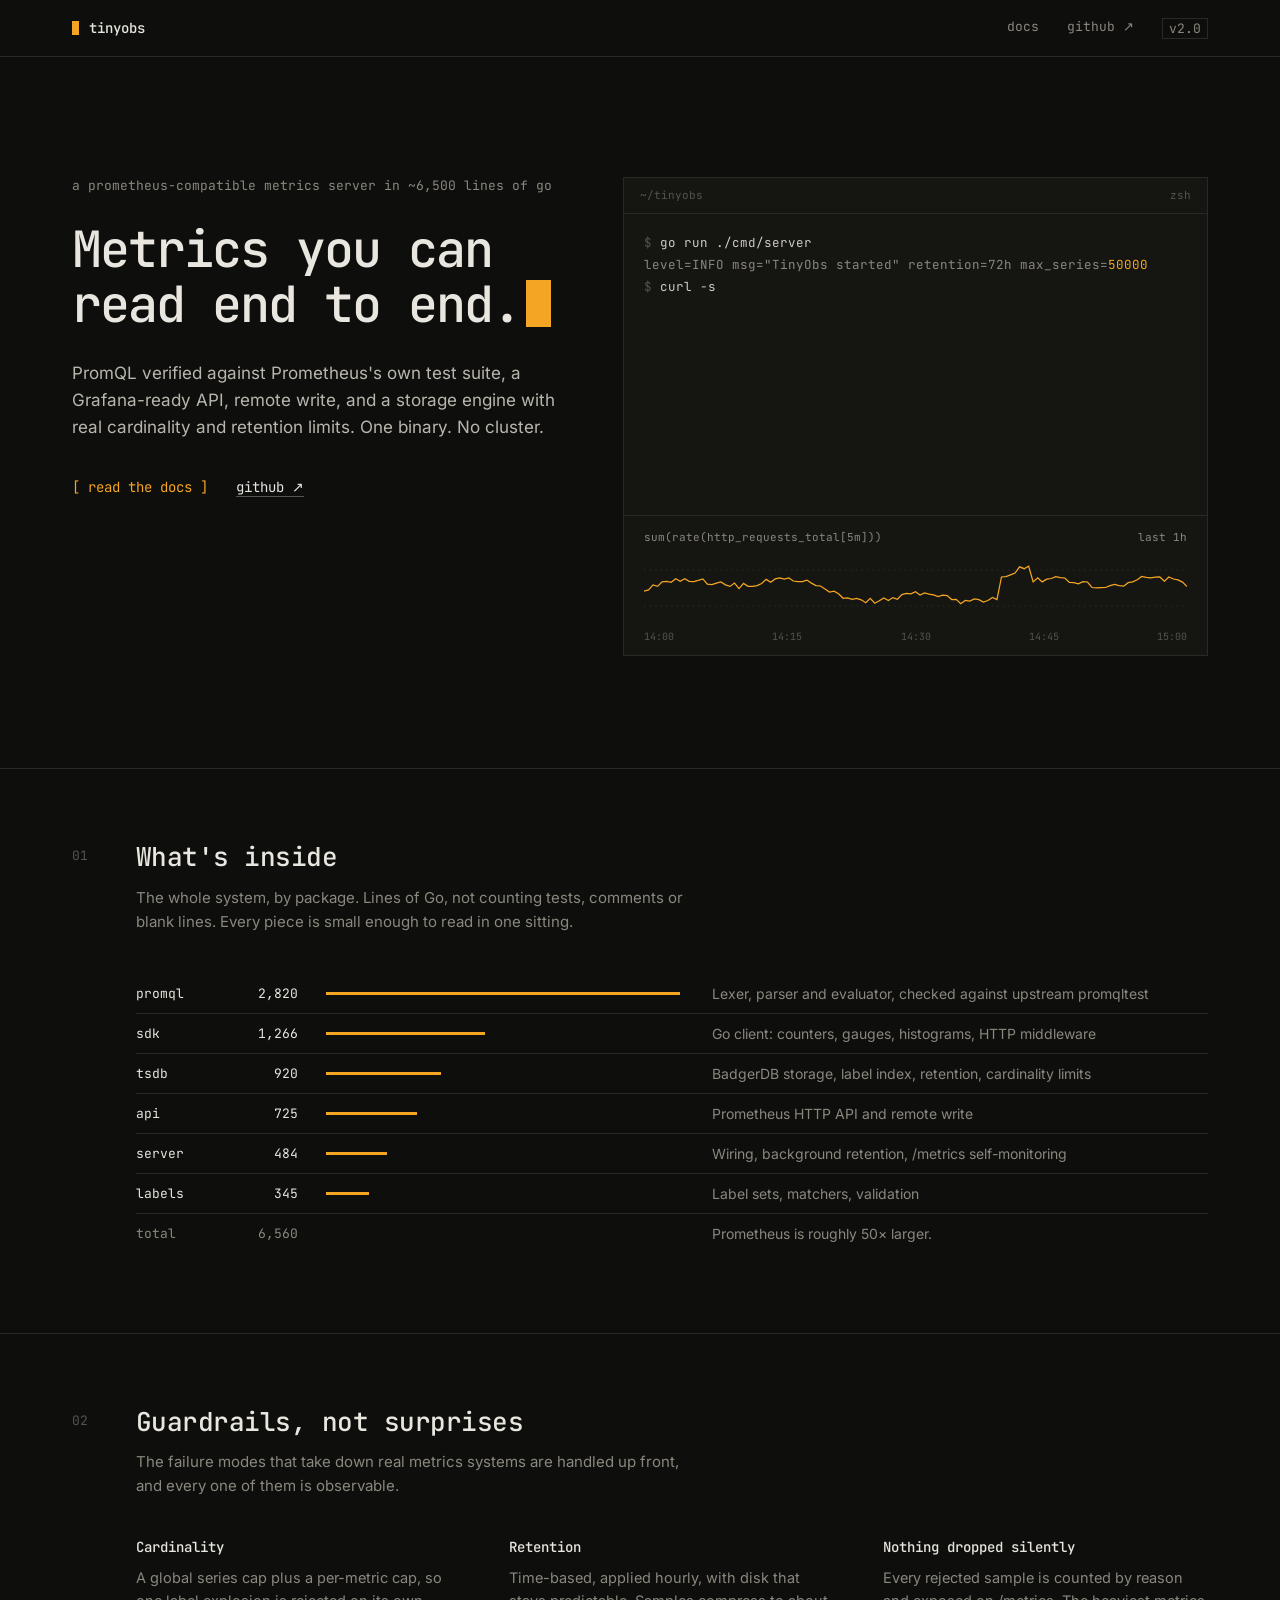
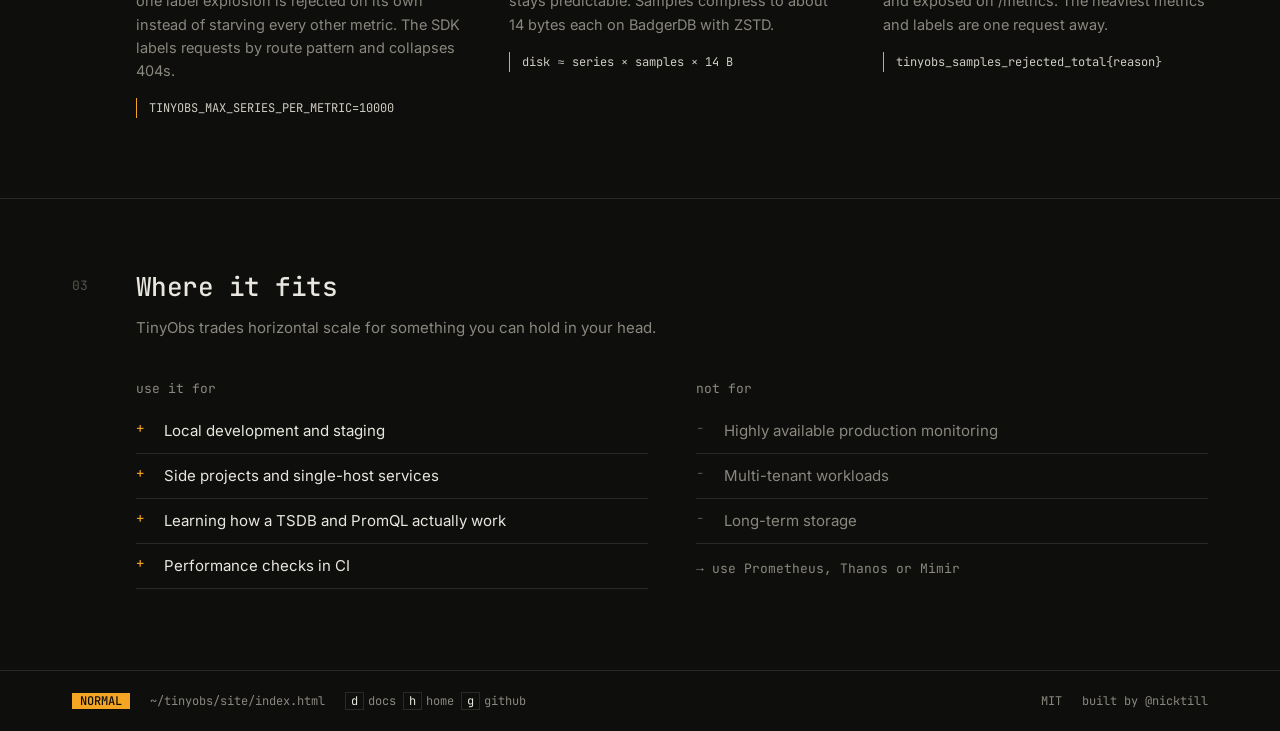
<file: site/index.html>
<!doctype html>
<html lang="en">
<head>
<meta charset="utf-8">
<meta name="viewport" content="width=device-width, initial-scale=1">
<title>TinyObs · metrics you can read end to end</title>
<meta name="description" content="A Prometheus-compatible metrics server in about 6,500 lines of Go: PromQL verified against Prometheus's test suite, a Grafana-ready API, remote write, and storage with real cardinality and retention limits.">
<link rel="icon" href="data:image/svg+xml,%3Csvg xmlns='http://www.w3.org/2000/svg' viewBox='0 0 16 16'%3E%3Crect x='5' y='2' width='6' height='12' fill='%23f5a524'/%3E%3C/svg%3E">
<link rel="preload" href="fonts/jetbrains-mono-latin-500-normal.woff2" as="font" type="font/woff2" crossorigin>
<link rel="stylesheet" href="style.css">
</head>
<body data-root="./">
<header class="nav"><div class="wrap">
  <a class="brand" href="./"><i></i>tinyobs</a>
  <ul>
    <li><a href="docs/">docs</a></li>
    <li><a href="https://github.com/nicktill/tinyobs">github ↗</a></li>
    <li class="tag">v2.0</li>
  </ul>
</div></header>

<main>
<section class="hero"><div class="wrap">
  <div>
    <p class="kicker">a prometheus-compatible metrics server in ~6,500 lines of go</p>
    <h1>Metrics you can read end to end.<span class="cursor" aria-hidden="true"></span></h1>
    <p class="lede">PromQL verified against Prometheus's own test suite, a Grafana-ready API, remote write, and a storage engine with real cardinality and retention limits. One binary. No cluster.</p>
    <div class="actions">
      <a class="primary" href="docs/">[ read the docs ]</a>
      <a class="secondary" href="https://github.com/nicktill/tinyobs">github ↗</a>
    </div>
  </div>

  <div class="term" aria-label="Example terminal session">
    <div class="term-head"><span>~/tinyobs</span><span>zsh</span></div>
<pre><span class="p">$ </span>go run ./cmd/server
<span class="o">level=INFO msg="TinyObs started" retention=72h max_series=<span class="n">50000</span></span>
<span class="p">$ </span>curl -s localhost:8080/api/v1/query \
    --data-urlencode 'query=topk(3, sum by (path) (
        rate(http_requests_total[5m])))' \
    | jq -r '.data.result[] | "\(.metric.path)\t\(.value[1])"'
<span class="o">/api/users/{id}    <span class="n">41.2</span>
/api/orders        <span class="n">17.9</span>
/healthz            <span class="n">4.0</span></span>
<span class="p">$ </span>curl -s localhost:8080/metrics | grep rejected
<span class="o">tinyobs_samples_rejected_total{reason="metric_series_limit"} <span class="n">1204</span></span>
<span class="p">$ </span><span class="cursor" aria-hidden="true"></span></pre>
    <div class="chart">
      <div class="chart-label"><span>sum(rate(http_requests_total[5m]))</span><span>last 1h</span></div>
      <svg viewBox="0 0 600 72" preserveAspectRatio="none" aria-hidden="true">
        <line x1="0" x2="600" y1="18" y2="18" stroke="#2a2925" stroke-dasharray="2 4"/>
        <line x1="0" x2="600" y1="54" y2="54" stroke="#2a2925" stroke-dasharray="2 4"/>
        <polyline fill="none" stroke="#f5a524" stroke-width="1.25" vector-effect="non-scaling-stroke" points="0,39.1 5,37.9 10,32.9 15,34.4 20,29.9 25,29.5 30,30.3 35,26.8 40,29.3 45,26.8 50,29.3 55,29.7 60,28.4 65,26.9 70,32.1 75,32.6 80,31.1 85,30.0 90,32.9 95,34.4 100,31.1 105,36.6 110,31.4 115,34.3 120,34.4 125,33.6 130,31.5 135,27.4 140,30.2 145,26.9 150,25.9 155,27.1 160,25.9 165,29.0 170,29.6 175,29.7 180,28.1 185,31.1 190,33.6 195,34.0 200,36.9 205,40.0 210,39.1 215,41.7 220,46.3 225,45.9 230,47.4 235,46.3 240,47.8 245,50.7 250,46.4 255,51.2 260,48.8 265,45.9 270,48.6 275,45.6 280,47.3 285,42.6 290,41.3 295,41.9 300,39.8 305,43.1 310,41.0 315,42.1 320,42.9 325,44.5 330,43.2 335,43.6 340,47.5 345,47.3 350,51.7 355,48.4 360,49.1 365,47.0 370,47.6 375,50.1 380,48.5 385,45.4 390,47.6 395,25.0 400,24.7 405,22.9 410,21.1 415,14.8 420,16.7 425,14.2 430,29.9 435,25.9 440,29.9 445,27.2 450,26.5 455,24.7 460,25.6 465,26.0 470,30.4 475,30.6 480,31.9 485,29.7 490,30.0 495,35.5 500,35.8 505,35.6 510,35.5 515,33.7 520,32.4 525,33.6 530,34.2 535,30.7 540,29.9 545,27.7 550,24.5 555,25.3 560,25.9 565,25.1 570,25.0 575,29.2 580,25.0 585,27.0 590,27.9 595,30.1 600,34.6"/>
      </svg>
      <div class="ticks"><span>14:00</span><span>14:15</span><span>14:30</span><span>14:45</span><span>15:00</span></div>
    </div>
  </div>
</div></section>

<section class="block"><div class="wrap">
  <div class="num">01</div>
  <div>
    <h2>What's inside</h2>
    <p class="intro">The whole system, by package. Lines of Go, not counting tests, comments or blank lines. Every piece is small enough to read in one sitting.</p>
    <table class="sizes">
      <tr><td>promql</td><td class="loc">2,820</td><td class="bar"><span style="width:100%"></span></td><td class="what">Lexer, parser and evaluator, checked against upstream promqltest</td></tr>
      <tr><td>sdk</td><td class="loc">1,266</td><td class="bar"><span style="width:44.9%"></span></td><td class="what">Go client: counters, gauges, histograms, HTTP middleware</td></tr>
      <tr><td>tsdb</td><td class="loc">920</td><td class="bar"><span style="width:32.6%"></span></td><td class="what">BadgerDB storage, label index, retention, cardinality limits</td></tr>
      <tr><td>api</td><td class="loc">725</td><td class="bar"><span style="width:25.7%"></span></td><td class="what">Prometheus HTTP API and remote write</td></tr>
      <tr><td>server</td><td class="loc">484</td><td class="bar"><span style="width:17.2%"></span></td><td class="what">Wiring, background retention, /metrics self-monitoring</td></tr>
      <tr><td>labels</td><td class="loc">345</td><td class="bar"><span style="width:12.2%"></span></td><td class="what">Label sets, matchers, validation</td></tr>
      <tr class="total"><td>total</td><td class="loc">6,560</td><td class="bar"></td><td class="what">Prometheus is roughly 50× larger.</td></tr>
    </table>
  </div>
</div></section>

<section class="block"><div class="wrap">
  <div class="num">02</div>
  <div>
    <h2>Guardrails, not surprises</h2>
    <p class="intro">The failure modes that take down real metrics systems are handled up front, and every one of them is observable.</p>
    <div class="cols">
      <div>
        <h3>Cardinality</h3>
        <p>A global series cap plus a per-metric cap, so one label explosion is rejected on its own instead of starving every other metric. The SDK labels requests by route pattern and collapses 404s.</p>
        <code>TINYOBS_MAX_SERIES_PER_METRIC=10000</code>
      </div>
      <div>
        <h3>Retention</h3>
        <p>Time-based, applied hourly, with disk that stays predictable. Samples compress to about 14 bytes each on BadgerDB with ZSTD.</p>
        <code>disk ≈ series × samples × 14 B</code>
      </div>
      <div>
        <h3>Nothing dropped silently</h3>
        <p>Every rejected sample is counted by reason and exposed on /metrics. The heaviest metrics and labels are one request away.</p>
        <code>tinyobs_samples_rejected_total{reason}</code>
      </div>
    </div>
  </div>
</div></section>

<section class="block"><div class="wrap">
  <div class="num">03</div>
  <div>
    <h2>Where it fits</h2>
    <p class="intro">TinyObs trades horizontal scale for something you can hold in your head.</p>
    <div class="fit">
      <div class="yes"><h3>use it for</h3><ul>
        <li><b>+</b>Local development and staging</li>
        <li><b>+</b>Side projects and single-host services</li>
        <li><b>+</b>Learning how a TSDB and PromQL actually work</li>
        <li><b>+</b>Performance checks in CI</li>
      </ul></div>
      <div class="no"><h3>not for</h3><ul>
        <li><b>−</b>Highly available production monitoring</li>
        <li><b>−</b>Multi-tenant workloads</li>
        <li><b>−</b>Long-term storage</li>
      </ul><p class="note">→ use Prometheus, Thanos or Mimir</p></div>
    </div>
  </div>
</div></section>
</main>

<footer class="status"><div class="wrap">
  <div class="left"><span class="mode">NORMAL</span><span>~/tinyobs/site/index.html</span><span class="keys"><kbd>d</kbd>docs <kbd>h</kbd>home <kbd>g</kbd>github</span></div>
  <div class="right"><span>MIT</span><span>built by <a href="https://github.com/nicktill">@nicktill</a></span></div>
</div></footer>
<script src="./site.js"></script>
</body>
</html>
</file>
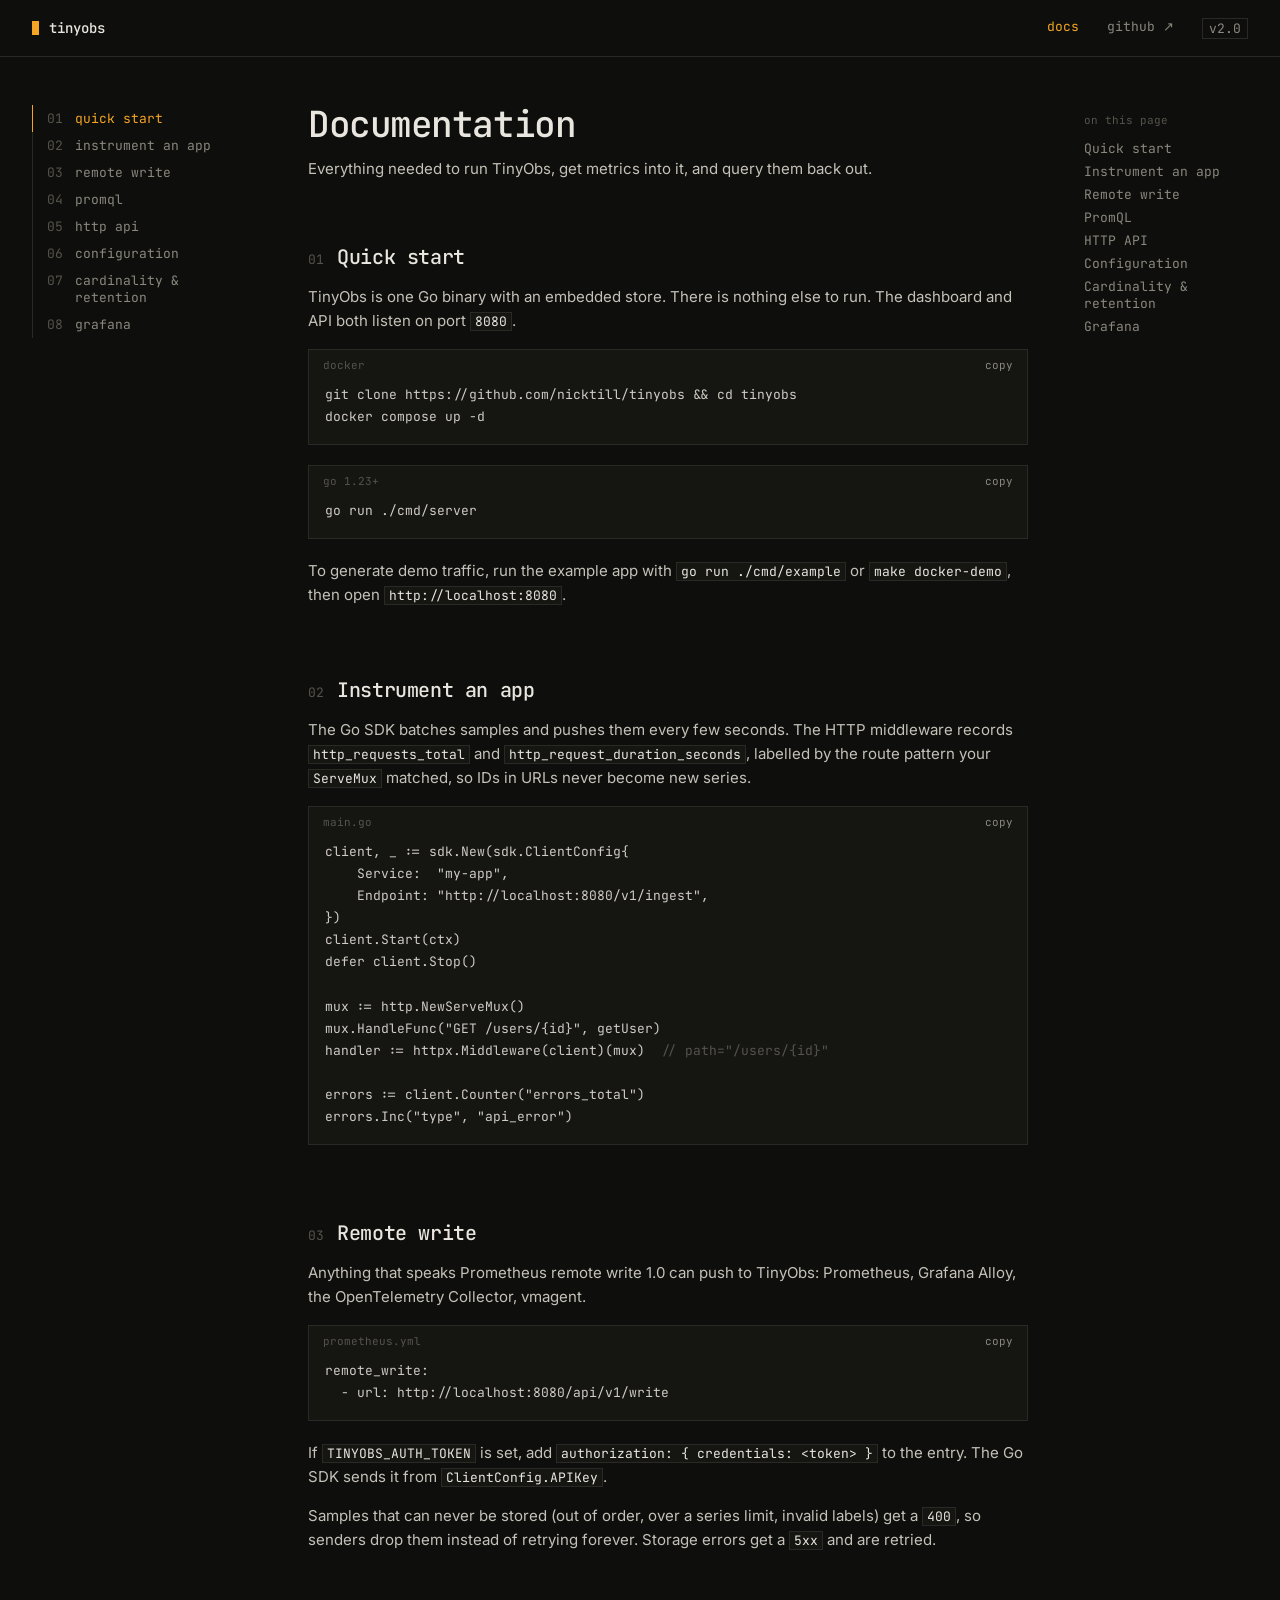
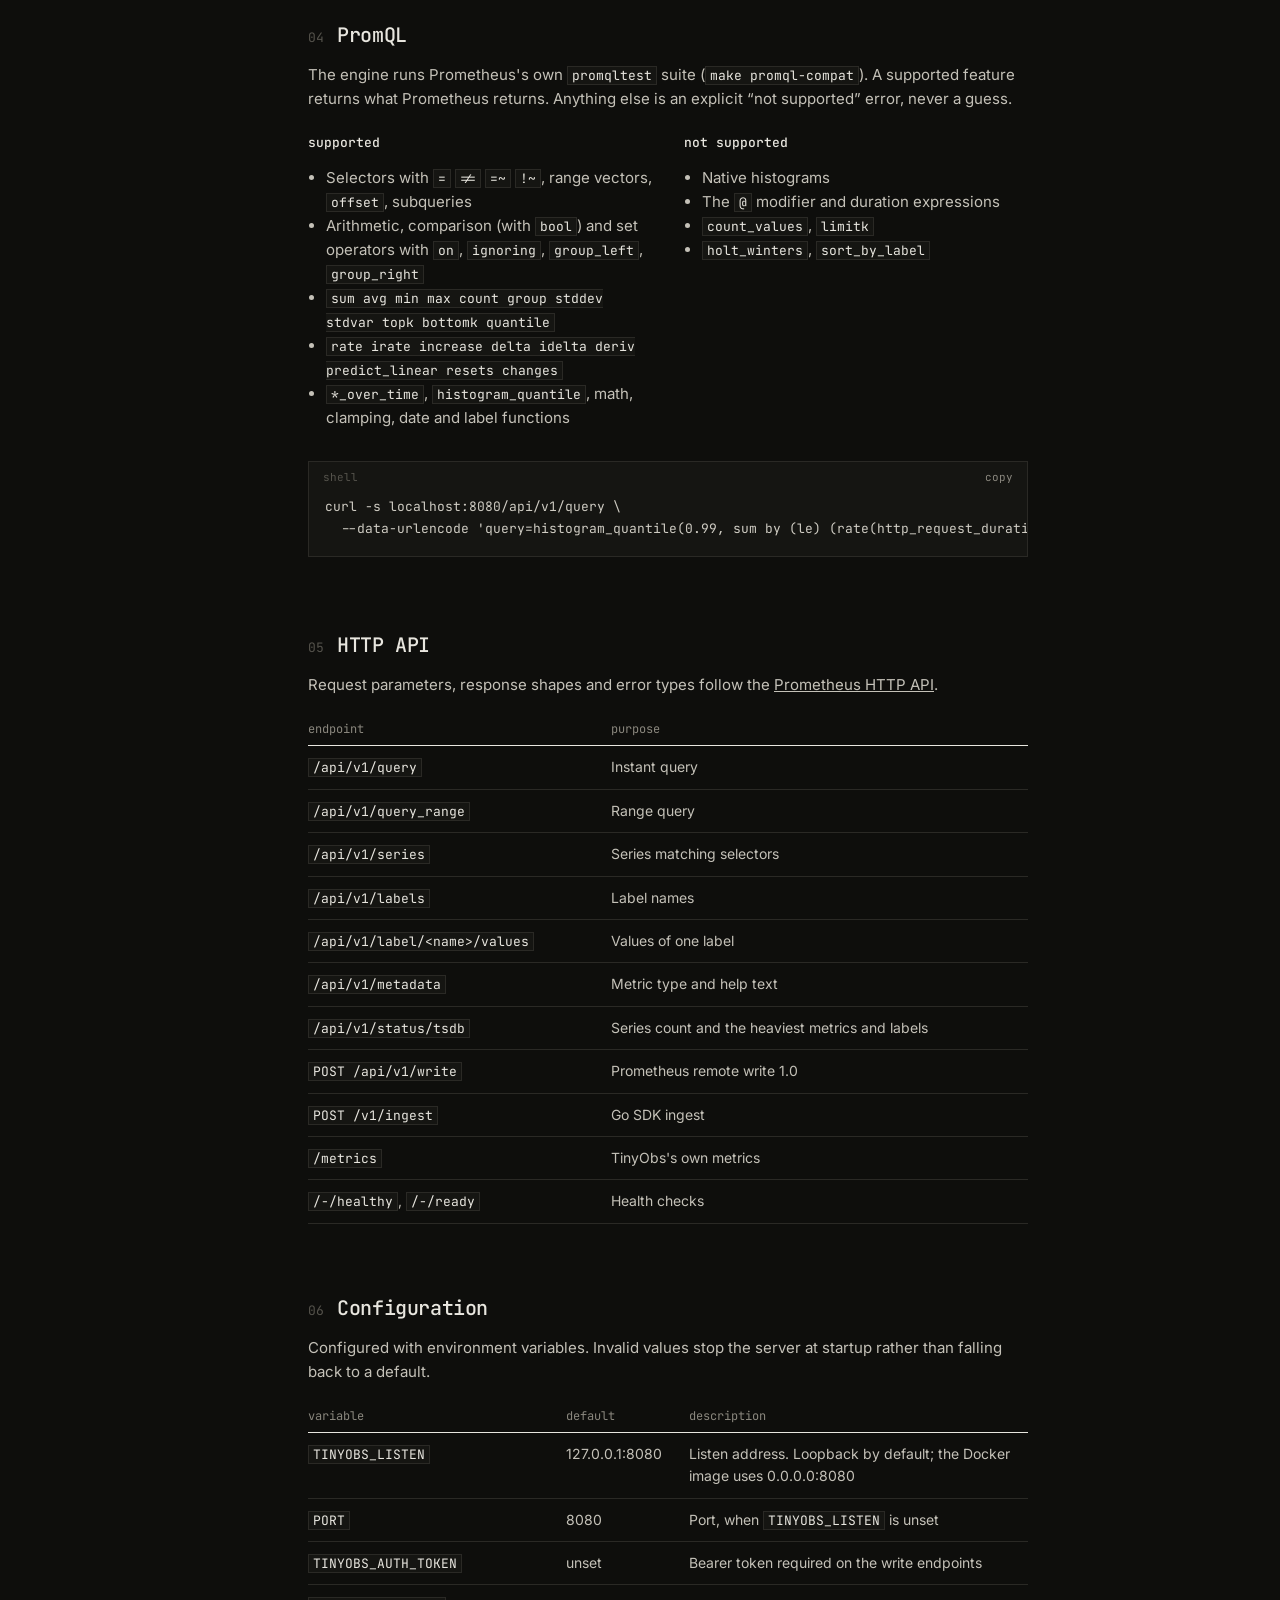
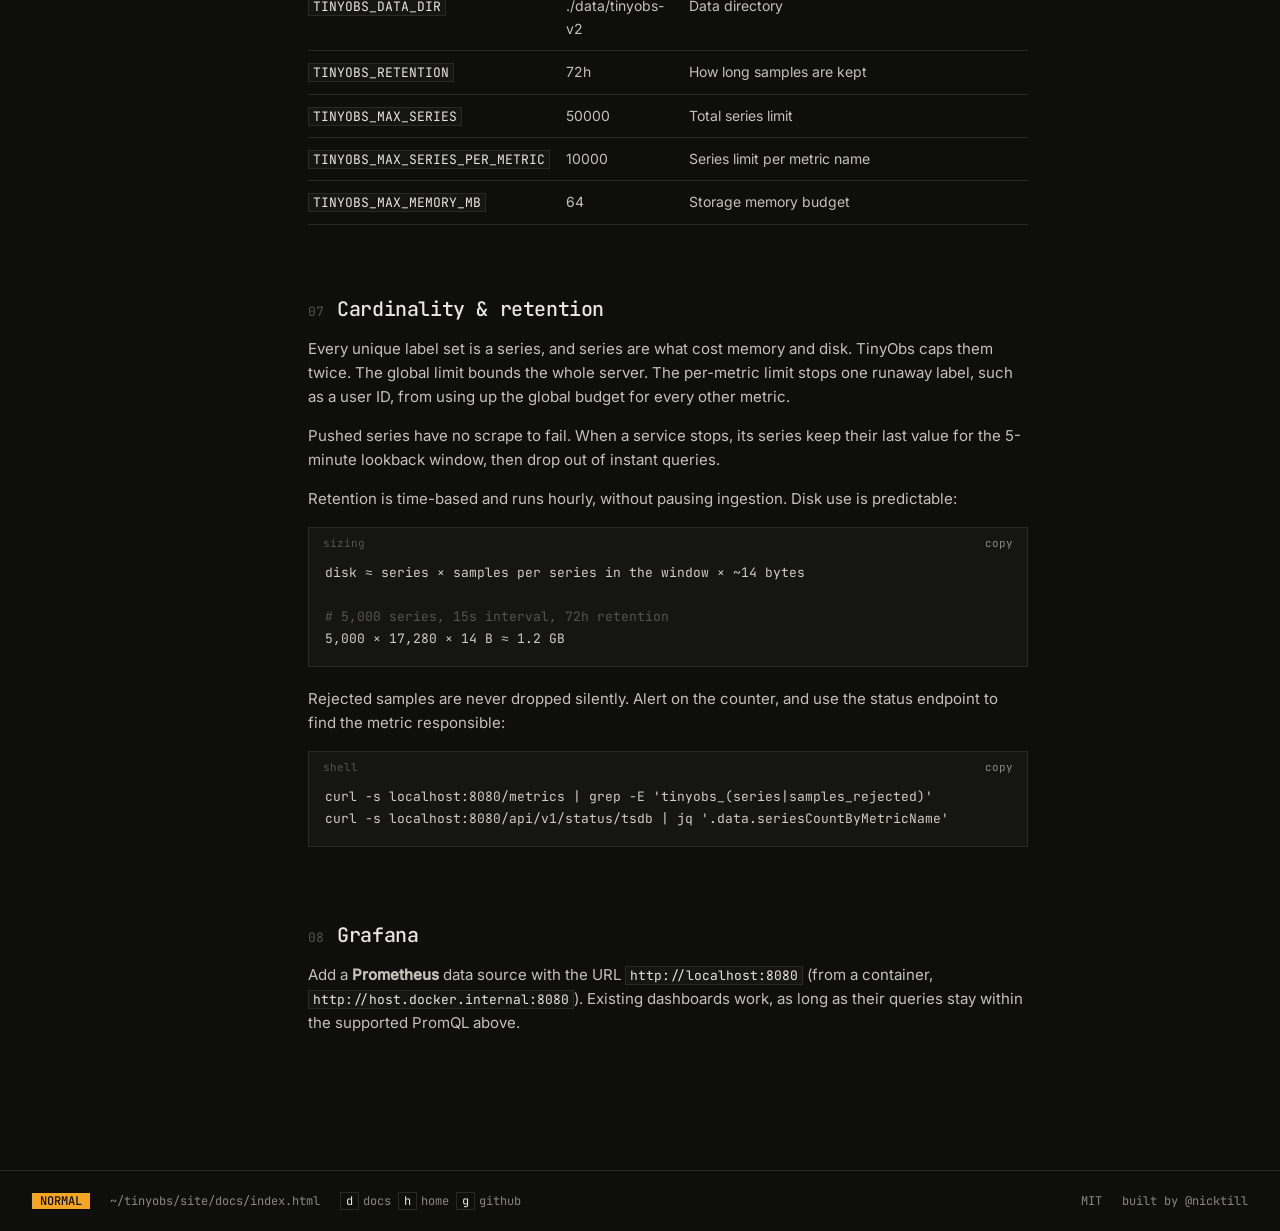
<file: site/docs/index.html>
<!doctype html>
<html lang="en">
<head>
<meta charset="utf-8">
<meta name="viewport" content="width=device-width, initial-scale=1">
<title>Docs · TinyObs</title>
<meta name="description" content="Run TinyObs, instrument an app, push with remote write, query with PromQL, and size cardinality and retention.">
<link rel="icon" href="data:image/svg+xml,%3Csvg xmlns='http://www.w3.org/2000/svg' viewBox='0 0 16 16'%3E%3Crect x='5' y='2' width='6' height='12' fill='%23f5a524'/%3E%3C/svg%3E">
<link rel="stylesheet" href="../style.css">
</head>
<body data-root="../">
<header class="nav"><div class="wrap" style="max-width:1360px">
  <a class="brand" href="../"><i></i>tinyobs</a>
  <ul>
    <li><a href="./" aria-current="page">docs</a></li>
    <li><a href="https://github.com/nicktill/tinyobs">github ↗</a></li>
    <li class="tag">v2.0</li>
  </ul>
</div></header>

<div class="docs">
<nav class="side" aria-label="Sections"><ol>
  <li><a href="#quick-start"><span>01</span>quick start</a></li>
  <li><a href="#instrument"><span>02</span>instrument an app</a></li>
  <li><a href="#remote-write"><span>03</span>remote write</a></li>
  <li><a href="#promql"><span>04</span>promql</a></li>
  <li><a href="#api"><span>05</span>http api</a></li>
  <li><a href="#config"><span>06</span>configuration</a></li>
  <li><a href="#limits"><span>07</span>cardinality &amp; retention</a></li>
  <li><a href="#grafana"><span>08</span>grafana</a></li>
</ol></nav>

<main class="content">
<h1>Documentation</h1>
<p class="muted">Everything needed to run TinyObs, get metrics into it, and query them back out.</p>

<section id="quick-start">
<h2><span class="n">01</span>Quick start</h2>
<p>TinyObs is one Go binary with an embedded store. There is nothing else to run. The dashboard and API both listen on port <code>8080</code>.</p>
<div class="code"><span class="lang">docker</span><pre>git clone https://github.com/nicktill/tinyobs && cd tinyobs
docker compose up -d</pre></div>
<div class="code"><span class="lang">go 1.23+</span><pre>go run ./cmd/server</pre></div>
<p>To generate demo traffic, run the example app with <code>go run ./cmd/example</code> or <code>make docker-demo</code>, then open <code>http://localhost:8080</code>.</p>
</section>

<section id="instrument">
<h2><span class="n">02</span>Instrument an app</h2>
<p>The Go SDK batches samples and pushes them every few seconds. The HTTP middleware records <code>http_requests_total</code> and <code>http_request_duration_seconds</code>, labelled by the route pattern your <code>ServeMux</code> matched, so IDs in URLs never become new series.</p>
<div class="code"><span class="lang">main.go</span><pre>client, _ := sdk.New(sdk.ClientConfig{
    Service:  "my-app",
    Endpoint: "http://localhost:8080/v1/ingest",
})
client.Start(ctx)
defer client.Stop()

mux := http.NewServeMux()
mux.HandleFunc("GET /users/{id}", getUser)
handler := httpx.Middleware(client)(mux)  <span class="c">// path="/users/{id}"</span>

errors := client.Counter("errors_total")
errors.Inc("type", "api_error")</pre></div>
</section>

<section id="remote-write">
<h2><span class="n">03</span>Remote write</h2>
<p>Anything that speaks Prometheus remote write 1.0 can push to TinyObs: Prometheus, Grafana Alloy, the OpenTelemetry Collector, vmagent.</p>
<div class="code"><span class="lang">prometheus.yml</span><pre>remote_write:
  - url: http://localhost:8080/api/v1/write</pre></div>
<p>If <code>TINYOBS_AUTH_TOKEN</code> is set, add <code>authorization: { credentials: &lt;token&gt; }</code> to the entry. The Go SDK sends it from <code>ClientConfig.APIKey</code>.</p>
<p>Samples that can never be stored (out of order, over a series limit, invalid labels) get a <code>400</code>, so senders drop them instead of retrying forever. Storage errors get a <code>5xx</code> and are retried.</p>
</section>

<section id="promql">
<h2><span class="n">04</span>PromQL</h2>
<p>The engine runs Prometheus's own <code>promqltest</code> suite (<code>make promql-compat</code>). A supported feature returns what Prometheus returns. Anything else is an explicit “not supported” error, never a guess.</p>
<div class="two">
<div><h3>supported</h3><ul>
  <li>Selectors with <code>=</code> <code>!=</code> <code>=~</code> <code>!~</code>, range vectors, <code>offset</code>, subqueries</li>
  <li>Arithmetic, comparison (with <code>bool</code>) and set operators with <code>on</code>, <code>ignoring</code>, <code>group_left</code>, <code>group_right</code></li>
  <li><code>sum avg min max count group stddev stdvar topk bottomk quantile</code></li>
  <li><code>rate irate increase delta idelta deriv predict_linear resets changes</code></li>
  <li><code>*_over_time</code>, <code>histogram_quantile</code>, math, clamping, date and label functions</li>
</ul></div>
<div><h3>not supported</h3><ul>
  <li>Native histograms</li>
  <li>The <code>@</code> modifier and duration expressions</li>
  <li><code>count_values</code>, <code>limitk</code></li>
  <li><code>holt_winters</code>, <code>sort_by_label</code></li>
</ul></div>
</div>
<div class="code"><span class="lang">shell</span><pre>curl -s localhost:8080/api/v1/query \
  --data-urlencode 'query=histogram_quantile(0.99, sum by (le) (rate(http_request_duration_seconds_bucket[5m])))'</pre></div>
</section>

<section id="api">
<h2><span class="n">05</span>HTTP API</h2>
<p>Request parameters, response shapes and error types follow the <a href="https://prometheus.io/docs/prometheus/latest/querying/api/">Prometheus HTTP API</a>.</p>
<table>
<tr><th>endpoint</th><th>purpose</th></tr>
<tr><td><code>/api/v1/query</code></td><td>Instant query</td></tr>
<tr><td><code>/api/v1/query_range</code></td><td>Range query</td></tr>
<tr><td><code>/api/v1/series</code></td><td>Series matching selectors</td></tr>
<tr><td><code>/api/v1/labels</code></td><td>Label names</td></tr>
<tr><td><code>/api/v1/label/&lt;name&gt;/values</code></td><td>Values of one label</td></tr>
<tr><td><code>/api/v1/metadata</code></td><td>Metric type and help text</td></tr>
<tr><td><code>/api/v1/status/tsdb</code></td><td>Series count and the heaviest metrics and labels</td></tr>
<tr><td><code>POST /api/v1/write</code></td><td>Prometheus remote write 1.0</td></tr>
<tr><td><code>POST /v1/ingest</code></td><td>Go SDK ingest</td></tr>
<tr><td><code>/metrics</code></td><td>TinyObs's own metrics</td></tr>
<tr><td><code>/-/healthy</code>, <code>/-/ready</code></td><td>Health checks</td></tr>
</table>
</section>

<section id="config">
<h2><span class="n">06</span>Configuration</h2>
<p>Configured with environment variables. Invalid values stop the server at startup rather than falling back to a default.</p>
<table>
<tr><th>variable</th><th>default</th><th>description</th></tr>
<tr><td><code>TINYOBS_LISTEN</code></td><td>127.0.0.1:8080</td><td>Listen address. Loopback by default; the Docker image uses 0.0.0.0:8080</td></tr>
<tr><td><code>PORT</code></td><td>8080</td><td>Port, when <code>TINYOBS_LISTEN</code> is unset</td></tr>
<tr><td><code>TINYOBS_AUTH_TOKEN</code></td><td>unset</td><td>Bearer token required on the write endpoints</td></tr>
<tr><td><code>TINYOBS_DATA_DIR</code></td><td>./data/tinyobs-v2</td><td>Data directory</td></tr>
<tr><td><code>TINYOBS_RETENTION</code></td><td>72h</td><td>How long samples are kept</td></tr>
<tr><td><code>TINYOBS_MAX_SERIES</code></td><td>50000</td><td>Total series limit</td></tr>
<tr><td><code>TINYOBS_MAX_SERIES_PER_METRIC</code></td><td>10000</td><td>Series limit per metric name</td></tr>
<tr><td><code>TINYOBS_MAX_MEMORY_MB</code></td><td>64</td><td>Storage memory budget</td></tr>
</table>
</section>

<section id="limits">
<h2><span class="n">07</span>Cardinality &amp; retention</h2>
<p>Every unique label set is a series, and series are what cost memory and disk. TinyObs caps them twice. The global limit bounds the whole server. The per-metric limit stops one runaway label, such as a user ID, from using up the global budget for every other metric.</p>
<p>Pushed series have no scrape to fail. When a service stops, its series keep their last value for the 5-minute lookback window, then drop out of instant queries.</p>
<p>Retention is time-based and runs hourly, without pausing ingestion. Disk use is predictable:</p>
<div class="code"><span class="lang">sizing</span><pre>disk ≈ series × samples per series in the window × ~14 bytes

<span class="c"># 5,000 series, 15s interval, 72h retention</span>
5,000 × 17,280 × 14 B ≈ 1.2 GB</pre></div>
<p>Rejected samples are never dropped silently. Alert on the counter, and use the status endpoint to find the metric responsible:</p>
<div class="code"><span class="lang">shell</span><pre>curl -s localhost:8080/metrics | grep -E 'tinyobs_(series|samples_rejected)'
curl -s localhost:8080/api/v1/status/tsdb | jq '.data.seriesCountByMetricName'</pre></div>
</section>

<section id="grafana">
<h2><span class="n">08</span>Grafana</h2>
<p>Add a <strong>Prometheus</strong> data source with the URL <code>http://localhost:8080</code> (from a container, <code>http://host.docker.internal:8080</code>). Existing dashboards work, as long as their queries stay within the supported PromQL above.</p>
</section>
</main>

<aside class="toc"><p>on this page</p><ol>
  <li><a href="#quick-start">Quick start</a></li>
  <li><a href="#instrument">Instrument an app</a></li>
  <li><a href="#remote-write">Remote write</a></li>
  <li><a href="#promql">PromQL</a></li>
  <li><a href="#api">HTTP API</a></li>
  <li><a href="#config">Configuration</a></li>
  <li><a href="#limits">Cardinality &amp; retention</a></li>
  <li><a href="#grafana">Grafana</a></li>
</ol></aside>
</div>

<footer class="status"><div class="wrap" style="max-width:1360px">
  <div class="left"><span class="mode">NORMAL</span><span>~/tinyobs/site/docs/index.html</span><span class="keys"><kbd>d</kbd>docs <kbd>h</kbd>home <kbd>g</kbd>github</span></div>
  <div class="right"><span>MIT</span><span>built by <a href="https://github.com/nicktill">@nicktill</a></span></div>
</div></footer>

<script>
// Copy buttons on code blocks.
document.querySelectorAll('.code').forEach(function (block) {
  var btn = document.createElement('button');
  btn.type = 'button';
  btn.textContent = 'copy';
  btn.addEventListener('click', function () {
    var text = block.querySelector('pre').innerText;
    navigator.clipboard.writeText(text).then(function () {
      btn.textContent = 'copied';
      btn.classList.add('done');
      setTimeout(function () { btn.textContent = 'copy'; btn.classList.remove('done'); }, 1500);
    });
  });
  block.appendChild(btn);
});

// Linkable headings.
document.querySelectorAll('.content section').forEach(function (s) {
  var a = document.createElement('a');
  a.className = 'anchor'; a.href = '#' + s.id; a.textContent = '#'; a.setAttribute('aria-label', 'Link to this section');
  s.querySelector('h2').appendChild(a);
});

// Highlight the section in view.
var links = document.querySelectorAll('.side a');
var observer = new IntersectionObserver(function (entries) {
  entries.forEach(function (e) {
    if (!e.isIntersecting) return;
    links.forEach(function (a) { a.classList.toggle('active', a.getAttribute('href') === '#' + e.target.id); });
  });
}, { rootMargin: '0px 0px -70% 0px' });
document.querySelectorAll('.content section').forEach(function (s) { observer.observe(s); });
</script>
<script src="../site.js"></script>
</body>
</html>
</file>
<file: site/style.css>
@font-face { font-family: "JetBrains Mono"; font-weight: 400; font-display: swap; src: url(fonts/jetbrains-mono-latin-400-normal.woff2) format("woff2"); }
@font-face { font-family: "JetBrains Mono"; font-weight: 500; font-display: swap; src: url(fonts/jetbrains-mono-latin-500-normal.woff2) format("woff2"); }
@font-face { font-family: "Inter"; font-weight: 400; font-display: swap; src: url(fonts/inter-latin-400-normal.woff2) format("woff2"); }
@font-face { font-family: "Inter"; font-weight: 500; font-display: swap; src: url(fonts/inter-latin-500-normal.woff2) format("woff2"); }

:root {
  --bg: #0e0e0c;
  --bg-raised: #151512;
  --fg: #e8e6df;
  --muted: #8a877e;
  --faint: #55534c;
  --rule: #2a2925;
  --accent: #f5a524;
  --mono: "JetBrains Mono", ui-monospace, "SF Mono", Menlo, monospace;
  --sans: "Inter", ui-sans-serif, system-ui, sans-serif;
  --wrap: 1200px;
  --gutter: 32px;
}

* { box-sizing: border-box; }
html { -webkit-text-size-adjust: 100%; }
body {
  margin: 0;
  background: var(--bg);
  color: var(--fg);
  font: 400 15px/1.6 var(--sans);
  -webkit-font-smoothing: antialiased;
}
a { color: inherit; }
::selection { background: rgba(245, 165, 36, .28); }
:focus-visible { outline: 1px solid var(--accent); outline-offset: 3px; }

.wrap { max-width: var(--wrap); margin: 0 auto; padding: 0 var(--gutter); }
.mono { font-family: var(--mono); }
.muted { color: var(--muted); }
.amber { color: var(--accent); }

/* nav */
.nav { border-bottom: 1px solid var(--rule); }
.nav .wrap { display: flex; align-items: center; justify-content: space-between; height: 56px; font: 400 13px var(--mono); }
.brand { display: flex; align-items: center; gap: 10px; text-decoration: none; font-weight: 500; font-size: 14px; }
.brand i { width: 7px; height: 14px; background: var(--accent); display: block; }
.nav ul { display: flex; gap: 28px; list-style: none; margin: 0; padding: 0; color: var(--muted); }
.nav ul a { text-decoration: none; }
.nav ul a:hover, .nav ul a[aria-current] { color: var(--fg); }
.nav ul a[aria-current] { color: var(--accent); }
.tag { border: 1px solid var(--rule); padding: 1px 6px; color: var(--muted); }

/* hero */
.hero .wrap {
  display: grid; grid-template-columns: 11fr 13fr; gap: 56px;
  padding-top: 120px; padding-bottom: 112px; align-items: start;
}
.kicker { font: 400 13px var(--mono); color: var(--muted); margin: 0 0 28px; }
h1 {
  font: 500 50px/1.1 var(--mono); letter-spacing: -.04em;
  margin: 0 0 28px; text-wrap: balance;
}
.cursor { display: inline-block; width: .5em; height: .95em; background: var(--accent); vertical-align: -.1em; margin-left: .12em; animation: blink 1.1s steps(1) infinite; }
@keyframes blink { 50% { opacity: 0; } }
@media (prefers-reduced-motion: reduce) { .cursor { animation: none; } }
.lede { font-size: 17px; color: #b9b6ad; max-width: 30em; margin: 0 0 36px; }
.actions { display: flex; gap: 28px; font: 400 14px var(--mono); }
.actions a { text-decoration: none; }
.actions .primary { color: var(--accent); }
.actions .primary:hover { background: var(--accent); color: var(--bg); }
.actions .secondary { border-bottom: 1px solid var(--faint); }
.actions .secondary:hover { border-color: var(--fg); }

.hero .wrap > * { min-width: 0; }

/* terminal */
.term { border: 1px solid var(--rule); background: var(--bg-raised); font: 400 12.5px/1.75 var(--mono); }
.term-head { display: flex; justify-content: space-between; border-bottom: 1px solid var(--rule); padding: 8px 16px; font-size: 11px; color: var(--faint); }
.term pre { margin: 0; padding: 18px 20px 20px; overflow-x: auto; white-space: pre; color: #cfccc3; font: inherit; }
.term .p { color: var(--faint); user-select: none; }
.term .o { color: var(--muted); }
.term .n { color: var(--accent); }
.term .cursor { width: .6em; height: 1.15em; vertical-align: -.25em; }
.chart { border-top: 1px solid var(--rule); padding: 14px 20px 12px; }
.chart-label { display: flex; justify-content: space-between; font: 400 11px var(--mono); color: var(--muted); margin-bottom: 8px; }
.chart svg { display: block; width: 100%; height: 72px; }
.chart .ticks { display: flex; justify-content: space-between; font: 400 10px var(--mono); color: var(--faint); margin-top: 6px; }

/* sections */
section.block { border-top: 1px solid var(--rule); }
section.block .wrap > * { min-width: 0; }
section.block .wrap { display: grid; grid-template-columns: 64px 1fr; padding-top: 72px; padding-bottom: 80px; }
.num { font: 400 13px var(--mono); color: var(--faint); padding-top: 6px; }
h2 { font: 500 26px/1.25 var(--mono); letter-spacing: -.02em; margin: 0 0 12px; }
.intro { color: var(--muted); max-width: 38em; margin: 0 0 40px; }

/* size table */
.sizes { width: 100%; border-collapse: collapse; font: 400 13px var(--mono); }
.sizes td { padding: 11px 0; border-bottom: 1px solid var(--rule); vertical-align: middle; }
.sizes td:first-child { width: 110px; color: var(--fg); }
.sizes td.loc { width: 80px; text-align: right; padding-right: 28px; font-variant-numeric: tabular-nums; }
.sizes td.bar { width: 36%; padding-right: 32px; }
.sizes td.bar span { display: block; height: 3px; background: var(--accent); }
.sizes td.what { color: var(--muted); font-family: var(--sans); font-size: 14px; }
.sizes tr.total td { border-bottom: 0; color: var(--muted); }

/* three columns */
.cols { display: grid; grid-template-columns: repeat(3, 1fr); gap: 48px; }
.cols h3 { font: 500 14px var(--mono); margin: 0 0 10px; }
.cols p { color: var(--muted); margin: 0 0 16px; font-size: 14.5px; }
.cols code { display: block; font: 400 12px var(--mono); color: #cfccc3; border-left: 1px solid var(--accent); padding: 2px 0 2px 12px; white-space: pre-wrap; word-break: break-word; }

/* fit */
.fit { display: grid; grid-template-columns: 1fr 1fr; gap: 48px; }
.fit h3 { font: 500 13px var(--mono); color: var(--muted); margin: 0 0 12px; font-weight: 400; }
.fit ul { list-style: none; margin: 0; padding: 0; }
.fit li { padding: 10px 0; border-bottom: 1px solid var(--rule); font-size: 15px; display: flex; gap: 16px; }
.fit li b { font: 400 14px var(--mono); width: 12px; }
.fit .yes b { color: var(--accent); }
.fit .no b { color: var(--faint); }
.fit .no li { color: var(--muted); }
.fit .note { font: 400 13px var(--mono); color: var(--muted); margin-top: 16px; }

footer { border-top: 1px solid var(--rule); }
footer .wrap { display: flex; justify-content: space-between; padding-top: 22px; padding-bottom: 22px; font: 400 12px var(--mono); color: var(--muted); }
footer a { text-decoration: none; }
footer a:hover { color: var(--fg); }

/* docs */
.docs { display: grid; grid-template-columns: 220px minmax(0, 720px) 1fr; gap: 56px; max-width: 1360px; margin: 0 auto; padding: 0 var(--gutter); }
.side { position: sticky; top: 0; align-self: start; padding: 48px 0; max-height: 100vh; overflow-y: auto; }
.side ol, .toc ol { list-style: none; margin: 0; padding: 0; font: 400 13px var(--mono); }
.side li a { display: flex; gap: 12px; padding: 5px 0 5px 14px; text-decoration: none; color: var(--muted); border-left: 1px solid var(--rule); }
.side li a span { color: var(--faint); }
.side li a:hover { color: var(--fg); }
.side li a.active { color: var(--accent); border-left-color: var(--accent); }
.content { padding: 48px 0 120px; }
.content h1 { font-size: 36px; margin-bottom: 12px; }
.content > p.muted { margin: 0 0 8px; }
.content section { padding-top: 56px; }
.content h2 { font-size: 20px; display: flex; gap: 14px; align-items: baseline; }
.content h2 .n { color: var(--faint); font-size: 13px; font-weight: 400; }
.content p, .content li { color: #c4c1b8; }
.content p code, .content li code, .content td code { font: 400 13px var(--mono); color: var(--fg); background: var(--bg-raised); border: 1px solid var(--rule); padding: 0 4px; }
.content ul { padding-left: 18px; }
.content table { width: 100%; border-collapse: collapse; font-size: 14px; margin: 16px 0; }
.content th { text-align: left; font: 400 12px var(--mono); color: var(--muted); padding: 8px 16px 8px 0; border-bottom: 1px solid var(--fg); }
.content td { padding: 10px 16px 10px 0; border-bottom: 1px solid var(--rule); vertical-align: top; color: #c4c1b8; }
.content td:first-child { white-space: nowrap; }
.code { position: relative; border: 1px solid var(--rule); background: var(--bg-raised); margin: 16px 0 20px; }
.code .lang { position: absolute; top: 8px; left: 14px; font: 400 11px var(--mono); color: var(--faint); }
.code button { position: absolute; top: 5px; right: 8px; background: none; border: 0; color: var(--muted); font: 400 11px var(--mono); cursor: pointer; padding: 3px 6px; }
.code button:hover { color: var(--accent); }
.code pre { margin: 0; padding: 34px 16px 16px; overflow-x: auto; font: 400 13px/1.7 var(--mono); color: #cfccc3; }
.code .c { color: var(--faint); }
.two { display: grid; grid-template-columns: 1fr 1fr; gap: 32px; }
.two h3 { font: 500 13px var(--mono); margin: 8px 0 4px; }
.toc { position: sticky; top: 0; align-self: start; padding: 56px 0; }
.toc p { font: 400 11px var(--mono); color: var(--faint); margin: 0 0 10px; }
.toc li a { display: block; padding: 3px 0; color: var(--muted); text-decoration: none; }
.toc li a:hover { color: var(--fg); }

@media (max-width: 1279px) { .docs { grid-template-columns: 200px minmax(0, 1fr); } .toc { display: none; } }
@media (max-width: 960px) {
  :root { --gutter: 20px; }
  .hero .wrap { grid-template-columns: 1fr; gap: 48px; padding-top: 56px; padding-bottom: 64px; }
  h1 { font-size: 38px; }
  section.block .wrap { grid-template-columns: 1fr; padding-top: 48px; padding-bottom: 56px; }
  .num { padding: 0 0 8px; }
  .cols, .fit, .two { grid-template-columns: 1fr; gap: 32px; }
  .sizes td.bar { display: none; }
  .docs { grid-template-columns: 1fr; gap: 0; }
  .side { position: static; padding: 24px 0 0; max-height: none; }
  .side ol { display: flex; flex-wrap: wrap; gap: 4px 16px; }
  .side li a { border: 0; padding: 2px 0; }
}
@media (max-width: 520px) {
  .nav ul { gap: 16px; } .nav .tag { display: none; }
  .sizes td.what { display: none; }
  footer .wrap { flex-direction: column; gap: 6px; }
}

/* size bars fill in on first view */
.sizes td.bar span { transition: transform .9s cubic-bezier(.2, .7, .2, 1); transform-origin: left; }
.sizes tr:nth-child(2) td.bar span { transition-delay: .06s; }
.sizes tr:nth-child(3) td.bar span { transition-delay: .12s; }
.sizes tr:nth-child(4) td.bar span { transition-delay: .18s; }
.sizes tr:nth-child(5) td.bar span { transition-delay: .24s; }
.sizes tr:nth-child(6) td.bar span { transition-delay: .30s; }
.sizes.pending td.bar span { transform: scaleX(0); }
.sizes tr:hover td { color: var(--fg); }
.chart svg { cursor: crosshair; }

/* footer as an editor status line */
.status .wrap { gap: 24px; }
.status .mode { background: var(--accent); color: var(--bg); padding: 0 8px; font-weight: 500; }
.status .left, .status .right { display: flex; gap: 20px; align-items: center; }
.status kbd { font: inherit; color: var(--fg); border: 1px solid var(--rule); padding: 0 5px; margin-right: 4px; }
@media (max-width: 720px) { .status .keys { display: none; } }

/* docs heading anchors */
.content h2 a.anchor { color: var(--faint); text-decoration: none; opacity: 0; margin-left: -4px; transition: opacity .15s; }
.content h2:hover a.anchor { opacity: 1; }
.content h2 a.anchor:hover { color: var(--accent); }
.code button.done { color: var(--accent); }

/* 404 */
.lost { min-height: calc(100vh - 57px - 67px); display: grid; place-items: center; }
.lost pre { font: 400 14px/1.8 var(--mono); color: #cfccc3; margin: 0; padding: 0 var(--gutter); white-space: pre-wrap; }
.lost .p { color: var(--faint); }
.lost a { color: var(--accent); }
</file>
